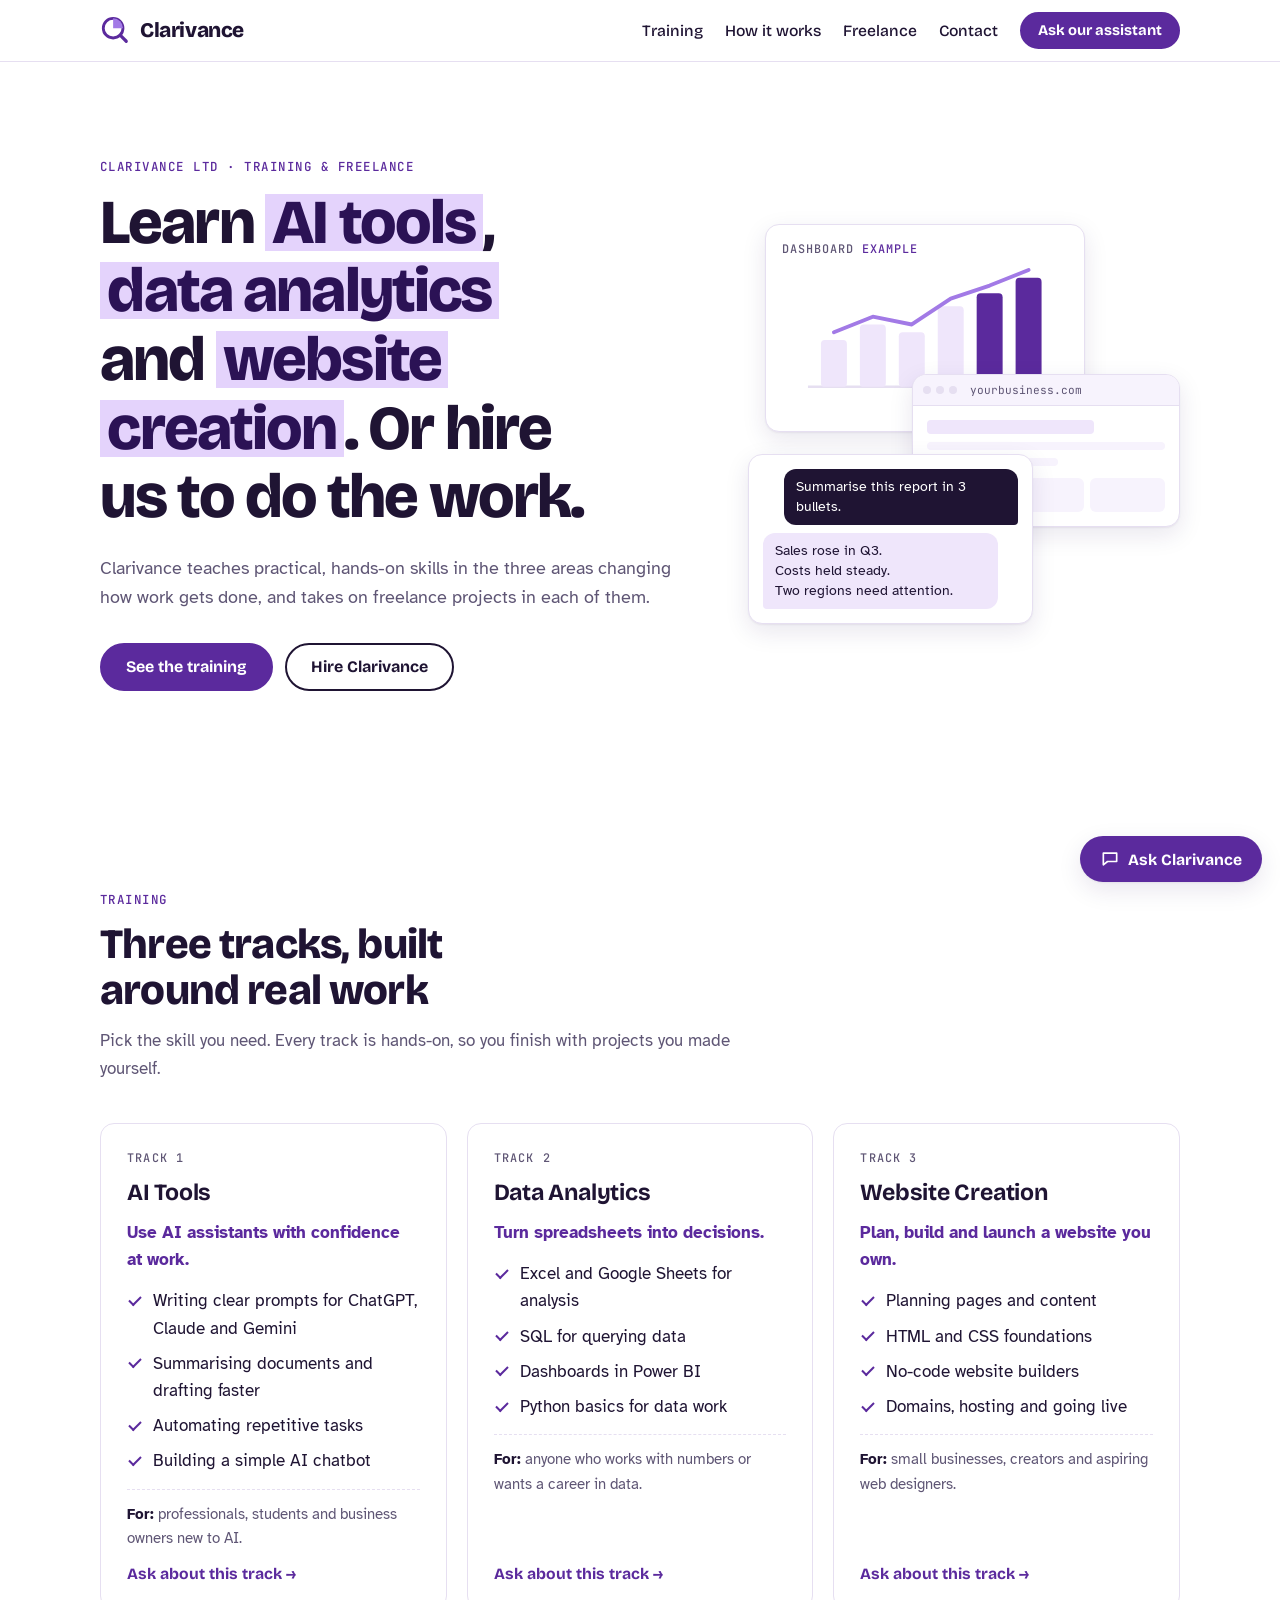
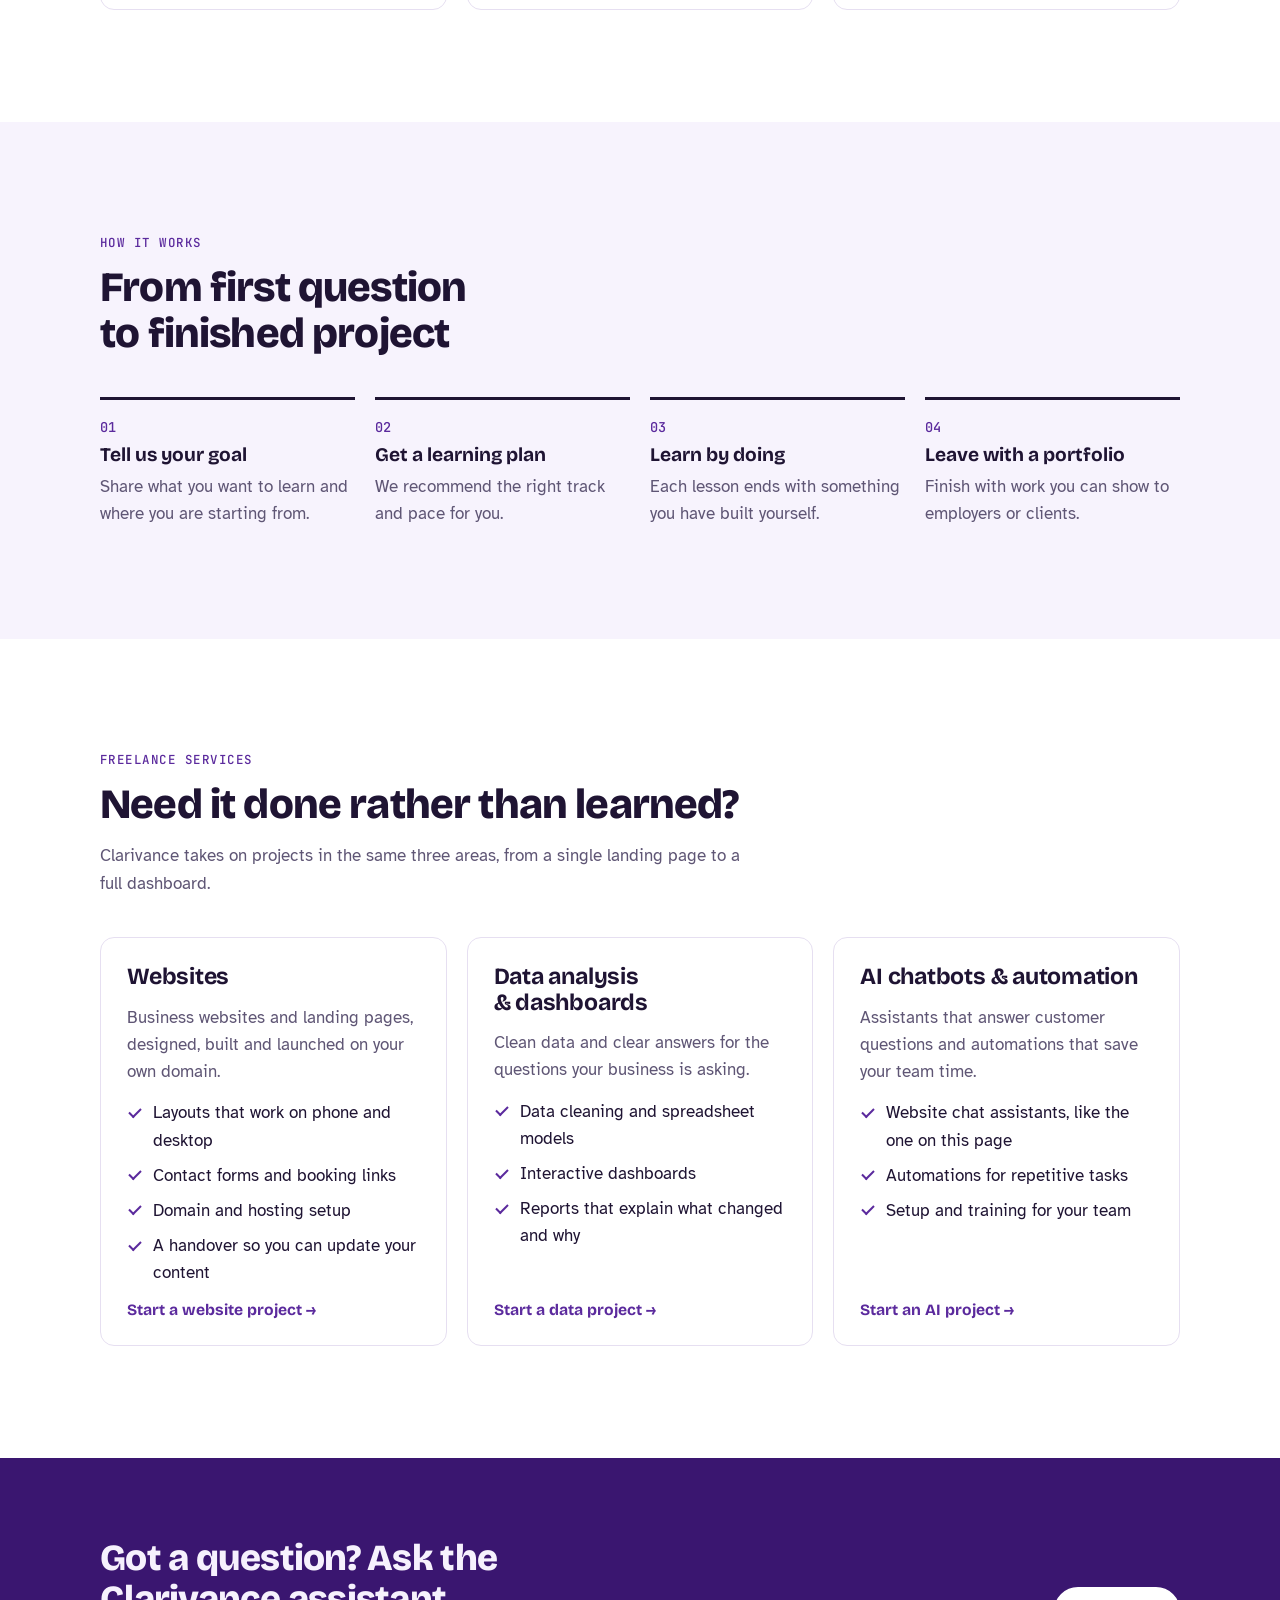
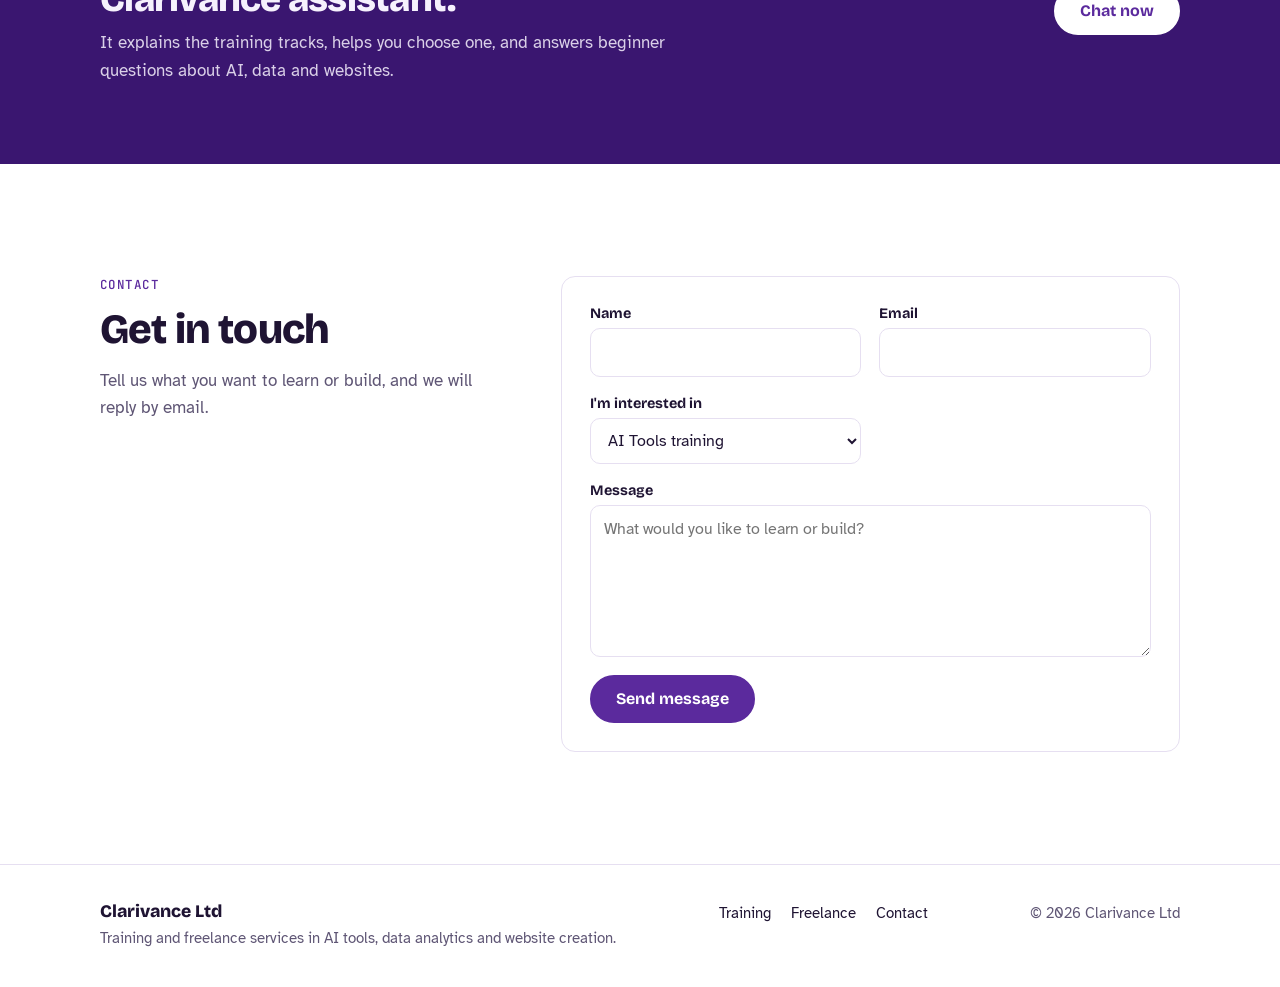
<file: website/public/index.html>
<!doctype html>
<html lang="en">
<head>
<meta charset="utf-8">
<meta name="viewport" content="width=device-width, initial-scale=1, viewport-fit=cover">
<title>Clarivance Ltd | AI, Data Analytics and Website Training</title>
<meta name="description" content="Clarivance Ltd teaches AI tools, data analytics and website creation, and offers freelance websites, dashboards and AI chatbots.">
<meta property="og:title" content="Clarivance Ltd">
<meta property="og:description" content="Learn AI tools, data analytics and website creation, or hire Clarivance to do the work.">
<meta property="og:type" content="website">
<meta property="og:url" content="https://clarivanceltd.com/">
<link rel="canonical" href="https://clarivanceltd.com/">
<meta name="theme-color" content="#5b2a9d">
<link rel="icon" href="assets/favicon.svg" type="image/svg+xml">
<link rel="preconnect" href="https://fonts.googleapis.com">
<link rel="preconnect" href="https://fonts.gstatic.com" crossorigin>
<link rel="stylesheet" href="https://fonts.googleapis.com/css2?family=Bricolage+Grotesque:opsz,wght@12..96,500;12..96,700;12..96,800&family=Atkinson+Hyperlegible:ital,wght@0,400;0,700;1,400&family=JetBrains+Mono:wght@400;500&display=swap">
<link rel="stylesheet" href="assets/styles.css">
</head>
<body>

<a class="skip" href="#main">Skip to content</a>

<header class="site-header">
  <div class="wrap header-row">
    <a class="logo" href="#top" aria-label="Clarivance home">
      <svg viewBox="0 0 32 32" aria-hidden="true" width="30" height="30">
        <circle cx="14" cy="14" r="10.5" fill="none" stroke="currentColor" stroke-width="3"/>
        <path d="M14 3.5a10.5 10.5 0 0 1 10.5 10.5H14z" class="logo-fill"/>
        <path d="M21.5 21.5l6.5 6.5" stroke="currentColor" stroke-width="3.4" stroke-linecap="round"/>
      </svg>
      <span>Clarivance</span>
    </a>
    <button class="menu-btn" id="menuBtn" aria-expanded="false" aria-controls="nav">Menu</button>
    <nav id="nav" class="nav" aria-label="Main">
      <a href="#training">Training</a>
      <a href="#how">How it works</a>
      <a href="#services">Freelance</a>
      <a href="#contact">Contact</a>
      <button type="button" class="btn btn-small" data-open-chat>Ask our assistant</button>
    </nav>
  </div>
</header>

<main id="main">
  <section class="hero" id="top">
    <div class="wrap hero-grid">
      <div class="hero-copy">
        <p class="eyebrow">Clarivance Ltd &middot; Training &amp; freelance</p>
        <h1>Learn <mark>AI tools</mark>, <mark>data analytics</mark> and <mark>website creation</mark>. Or hire us to do the work.</h1>
        <p class="lede">Clarivance teaches practical, hands-on skills in the three areas changing how work gets done, and takes on freelance projects in each of them.</p>
        <div class="cta-row">
          <a class="btn" href="#training">See the training</a>
          <a class="btn btn-ghost" href="#services">Hire Clarivance</a>
        </div>
      </div>

      <div class="hero-art" aria-hidden="true">
        <div class="tile tile-data">
          <div class="tile-label">Dashboard <span>example</span></div>
          <svg viewBox="0 0 220 120" class="bars">
            <line x1="20" y1="100" x2="210" y2="100" class="axis"/>
            <rect x="30" y="64" width="20" height="36" rx="3"/>
            <rect x="60" y="52" width="20" height="48" rx="3"/>
            <rect x="90" y="58" width="20" height="42" rx="3"/>
            <rect x="120" y="38" width="20" height="62" rx="3"/>
            <rect x="150" y="28" width="20" height="72" rx="3" class="hi"/>
            <rect x="180" y="16" width="20" height="84" rx="3" class="hi"/>
            <polyline points="40,58 70,46 100,52 130,32 160,22 190,10" class="trend"/>
          </svg>
        </div>
        <div class="tile tile-web">
          <div class="browser-bar"><i></i><i></i><i></i><span>yourbusiness.com</span></div>
          <div class="browser-body">
            <b class="sk sk-title"></b>
            <b class="sk"></b><b class="sk sk-short"></b>
            <div class="sk-row"><b class="sk-box"></b><b class="sk-box"></b><b class="sk-box"></b></div>
          </div>
        </div>
        <div class="tile tile-ai">
          <p class="bubble you">Summarise this report in 3 bullets.</p>
          <p class="bubble ai">Sales rose in Q3.<br>Costs held steady.<br>Two regions need attention.</p>
        </div>
      </div>
    </div>
  </section>

  <section class="section" id="training">
    <div class="wrap">
      <div class="section-head">
        <p class="eyebrow">Training</p>
        <h2>Three tracks, built around real work</h2>
        <p>Pick the skill you need. Every track is hands-on, so you finish with projects you made yourself.</p>
      </div>
      <div class="cards">
        <article class="card">
          <div class="card-tag">Track 1</div>
          <h3>AI Tools</h3>
          <p class="card-sub">Use AI assistants with confidence at work.</p>
          <ul class="ticks">
            <li>Writing clear prompts for ChatGPT, Claude and Gemini</li>
            <li>Summarising documents and drafting faster</li>
            <li>Automating repetitive tasks</li>
            <li>Building a simple AI chatbot</li>
          </ul>
          <p class="for"><strong>For:</strong> professionals, students and business owners new to AI.</p>
          <a class="text-link" href="#contact" data-interest="AI Tools training">Ask about this track</a>
        </article>
        <article class="card">
          <div class="card-tag">Track 2</div>
          <h3>Data Analytics</h3>
          <p class="card-sub">Turn spreadsheets into decisions.</p>
          <ul class="ticks">
            <li>Excel and Google Sheets for analysis</li>
            <li>SQL for querying data</li>
            <li>Dashboards in Power BI</li>
            <li>Python basics for data work</li>
          </ul>
          <p class="for"><strong>For:</strong> anyone who works with numbers or wants a career in data.</p>
          <a class="text-link" href="#contact" data-interest="Data Analytics training">Ask about this track</a>
        </article>
        <article class="card">
          <div class="card-tag">Track 3</div>
          <h3>Website Creation</h3>
          <p class="card-sub">Plan, build and launch a website you own.</p>
          <ul class="ticks">
            <li>Planning pages and content</li>
            <li>HTML and CSS foundations</li>
            <li>No-code website builders</li>
            <li>Domains, hosting and going live</li>
          </ul>
          <p class="for"><strong>For:</strong> small businesses, creators and aspiring web designers.</p>
          <a class="text-link" href="#contact" data-interest="Website Creation training">Ask about this track</a>
        </article>
      </div>
    </div>
  </section>

  <section class="section section-alt" id="how">
    <div class="wrap">
      <div class="section-head">
        <p class="eyebrow">How it works</p>
        <h2>From first question to finished project</h2>
      </div>
      <ol class="steps">
        <li><h3>Tell us your goal</h3><p>Share what you want to learn and where you are starting from.</p></li>
        <li><h3>Get a learning plan</h3><p>We recommend the right track and pace for you.</p></li>
        <li><h3>Learn by doing</h3><p>Each lesson ends with something you have built yourself.</p></li>
        <li><h3>Leave with a portfolio</h3><p>Finish with work you can show to employers or clients.</p></li>
      </ol>
    </div>
  </section>

  <section class="section" id="services">
    <div class="wrap">
      <div class="section-head">
        <p class="eyebrow">Freelance services</p>
        <h2>Need it done rather than learned?</h2>
        <p>Clarivance takes on projects in the same three areas, from a single landing page to a full dashboard.</p>
      </div>
      <div class="services">
        <article class="service">
          <h3>Websites</h3>
          <p>Business websites and landing pages, designed, built and launched on your own domain.</p>
          <ul class="ticks">
            <li>Layouts that work on phone and desktop</li>
            <li>Contact forms and booking links</li>
            <li>Domain and hosting setup</li>
            <li>A handover so you can update your content</li>
          </ul>
          <a class="text-link" href="#contact" data-interest="Website project">Start a website project</a>
        </article>
        <article class="service">
          <h3>Data analysis &amp; dashboards</h3>
          <p>Clean data and clear answers for the questions your business is asking.</p>
          <ul class="ticks">
            <li>Data cleaning and spreadsheet models</li>
            <li>Interactive dashboards</li>
            <li>Reports that explain what changed and why</li>
          </ul>
          <a class="text-link" href="#contact" data-interest="Data or dashboard project">Start a data project</a>
        </article>
        <article class="service">
          <h3>AI chatbots &amp; automation</h3>
          <p>Assistants that answer customer questions and automations that save your team time.</p>
          <ul class="ticks">
            <li>Website chat assistants, like the one on this page</li>
            <li>Automations for repetitive tasks</li>
            <li>Setup and training for your team</li>
          </ul>
          <a class="text-link" href="#contact" data-interest="AI chatbot or automation">Start an AI project</a>
        </article>
      </div>
    </div>
  </section>

  <section class="band">
    <div class="wrap band-row">
      <div>
        <h2>Got a question? Ask the Clarivance assistant.</h2>
        <p>It explains the training tracks, helps you choose one, and answers beginner questions about AI, data and websites.</p>
      </div>
      <button type="button" class="btn btn-invert" data-open-chat>Chat now</button>
    </div>
  </section>

  <section class="section" id="contact">
    <div class="wrap contact-grid">
      <div class="section-head">
        <p class="eyebrow">Contact</p>
        <h2>Get in touch</h2>
        <p>Tell us what you want to learn or build, and we will reply by email.</p>
      </div>
      <form class="contact-form" id="contactForm" name="contact" method="POST" data-netlify="true" netlify-honeypot="bot-field">
        <input type="hidden" name="form-name" value="contact">
        <p class="hp"><label>Leave this empty <input name="bot-field" tabindex="-1" autocomplete="off"></label></p>
        <div class="field">
          <label for="cName">Name</label>
          <input id="cName" name="name" autocomplete="name" required>
        </div>
        <div class="field">
          <label for="cEmail">Email</label>
          <input id="cEmail" name="email" type="email" autocomplete="email" required>
        </div>
        <div class="field">
          <label for="cInterest">I'm interested in</label>
          <select id="cInterest" name="interest">
            <option>AI Tools training</option>
            <option>Data Analytics training</option>
            <option>Website Creation training</option>
            <option>Website project</option>
            <option>Data or dashboard project</option>
            <option>AI chatbot or automation</option>
            <option>Something else</option>
          </select>
        </div>
        <div class="field field-wide">
          <label for="cMessage">Message</label>
          <textarea id="cMessage" name="message" rows="5" required placeholder="What would you like to learn or build?"></textarea>
        </div>
        <div class="form-foot field-wide">
          <button class="btn" type="submit" id="cSubmit">Send message</button>
          <p class="form-status" id="cStatus" role="status" aria-live="polite"></p>
        </div>
      </form>
    </div>
  </section>
</main>

<footer class="site-footer">
  <div class="wrap footer-row">
    <div>
      <p class="footer-name">Clarivance Ltd</p>
      <p>Training and freelance services in AI tools, data analytics and website creation.</p>
    </div>
    <nav class="footer-nav" aria-label="Footer">
      <a href="#training">Training</a>
      <a href="#services">Freelance</a>
      <a href="#contact">Contact</a>
    </nav>
    <p class="copy">&copy; <span id="year">2026</span> Clarivance Ltd</p>
  </div>
</footer>

<!-- Chat assistant -->
<button type="button" class="chat-launch" id="chatLaunch" data-open-chat aria-controls="chatPanel" aria-expanded="false">
  <svg viewBox="0 0 24 24" aria-hidden="true" width="20" height="20"><path d="M4 5h16v10H9l-5 4z" fill="none" stroke="currentColor" stroke-width="2" stroke-linejoin="round"/></svg>
  <span>Ask Clarivance</span>
</button>

<section class="chat" id="chatPanel" aria-label="Clarivance assistant" hidden>
  <header class="chat-head">
    <div>
      <p class="chat-title">Clarivance assistant</p>
      <p class="chat-sub">Answers questions about our training and services</p>
    </div>
    <div class="chat-actions">
      <button type="button" class="icon-btn" id="chatReset" title="Start a new chat" aria-label="Start a new chat">
        <svg viewBox="0 0 24 24" width="18" height="18" aria-hidden="true"><path d="M4 12a8 8 0 1 0 2.3-5.6M4 4v4h4" fill="none" stroke="currentColor" stroke-width="2" stroke-linecap="round" stroke-linejoin="round"/></svg>
      </button>
      <button type="button" class="icon-btn" id="chatClose" title="Close" aria-label="Close chat">
        <svg viewBox="0 0 24 24" width="18" height="18" aria-hidden="true"><path d="M6 6l12 12M18 6L6 18" stroke="currentColor" stroke-width="2" stroke-linecap="round"/></svg>
      </button>
    </div>
  </header>
  <div class="chat-log" id="chatLog">
    <div class="msg bot"><div class="body"><p>Hi! I can help you choose a training track, explain our freelance services, or answer beginner questions about AI, data and websites. What would you like to know?</p></div></div>
    <div class="chips" id="chatChips">
      <button type="button">Which course is right for me?</button>
      <button type="button">Can you build a website for my business?</button>
      <button type="button">What will I learn in Data Analytics?</button>
    </div>
  </div>
  <form class="chat-form" id="chatForm">
    <label for="chatBox" class="sr-only">Your message</label>
    <textarea id="chatBox" rows="1" placeholder="Type your question..." autocomplete="off"></textarea>
    <button type="submit" class="btn btn-small" id="chatSend">Send</button>
  </form>
</section>

<script src="assets/site.js" defer></script>
</body>
</html>
</file>
<file: website/public/assets/styles.css>
/* Clarivance Ltd
   Layout: single page, sticky header, alternating full-width bands with a centred 1120px column.
   Look: the company colours, purple and white. Royal purple for actions and headings' accents,
   a lavender highlighter marking the key words, deep purple for the feature band.
   Deliberately light-only so the white brand look holds on every device. */
:root {
  --paper: #ffffff;
  --surface: #ffffff;
  --alt: #f7f3fd;
  --ink: #1f1433;
  --muted: #5f5675;
  --line: #e6dff1;
  --brand: #5b2a9d;
  --brand-2: #a27ae6;
  --brand-ink: #ffffff;
  --brand-soft: #efe6fb;
  --marker: #e4d3fc;
  --marker-ink: #2b1255;
  --band: #3a1670;
  --band-ink: #f6f1fd;
  --ok: #17784a;
  --err: #b42318;
  --shadow: 0 1px 2px rgba(43, 18, 85, .06), 0 8px 24px rgba(43, 18, 85, .10);

  --font-display: "Bricolage Grotesque", "Segoe UI", system-ui, sans-serif;
  --font-body: "Atkinson Hyperlegible", "Segoe UI", system-ui, sans-serif;
  --font-mono: "JetBrains Mono", ui-monospace, Menlo, Consolas, monospace;
  --radius: 14px;
  color-scheme: light;
}

*, *::before, *::after { box-sizing: border-box; }
html { scroll-behavior: smooth; scroll-padding-top: 76px; }
@media (prefers-reduced-motion: reduce) { html { scroll-behavior: auto; } }
body {
  margin: 0; background: var(--paper); color: var(--ink);
  font: 17px/1.6 var(--font-body);
  -webkit-font-smoothing: antialiased;
}
img, svg { max-width: 100%; }
[hidden] { display: none !important; }
a { color: var(--brand); }
h1, h2, h3 { font-family: var(--font-display); line-height: 1.1; text-wrap: balance; margin: 0; }
p { margin: 0; }
:focus-visible { outline: 2px solid var(--brand); outline-offset: 3px; border-radius: 4px; }
.sr-only, .hp { position: absolute; width: 1px; height: 1px; overflow: hidden; clip: rect(0 0 0 0); white-space: nowrap; }
.skip { position: absolute; left: 12px; top: -60px; background: var(--brand); color: var(--brand-ink); padding: 8px 14px; border-radius: 8px; z-index: 100; }
.skip:focus { top: 12px; }

.wrap {
  width: 100%; max-width: 1120px; margin: 0 auto;
  padding-left: max(20px, env(safe-area-inset-left, 0px));
  padding-right: max(20px, env(safe-area-inset-right, 0px));
}

/* Buttons */
.btn {
  display: inline-flex; align-items: center; justify-content: center; gap: 8px;
  font: 700 1rem/1 var(--font-display); text-decoration: none; cursor: pointer;
  background: var(--brand); color: var(--brand-ink); border: 2px solid var(--brand);
  border-radius: 999px; padding: 14px 24px; transition: transform .15s ease, box-shadow .15s ease;
}
.btn:hover { transform: translateY(-1px); box-shadow: var(--shadow); }
.btn-ghost { background: transparent; color: var(--ink); border-color: var(--ink); }
.btn-small { padding: 9px 16px; font-size: .92rem; }
.btn-invert { background: var(--surface); color: var(--brand); border-color: var(--surface); }
.btn:disabled { opacity: .55; cursor: default; transform: none; box-shadow: none; }
.text-link { font: 700 .98rem var(--font-display); color: var(--brand); text-decoration: none; margin-top: auto; }
.text-link::after { content: " \2192"; }
.text-link:hover { text-decoration: underline; text-underline-offset: 4px; }

/* Header */
.site-header {
  position: sticky; top: 0; z-index: 20;
  background: color-mix(in srgb, var(--paper) 88%, transparent);
  backdrop-filter: blur(10px); border-bottom: 1px solid var(--line);
  padding-top: env(safe-area-inset-top, 0px);
}
.header-row { display: flex; align-items: center; gap: 16px; padding-block: 12px; }
.logo { display: flex; align-items: center; gap: 10px; color: var(--ink); text-decoration: none; font: 800 1.3rem var(--font-display); letter-spacing: -.02em; margin-right: auto; }
.logo svg { color: var(--brand); flex: none; }
.logo-fill { fill: var(--brand-2); }
.nav { display: flex; align-items: center; gap: 22px; }
.nav a { color: var(--ink); text-decoration: none; font: 500 .98rem var(--font-display); }
.nav a:hover { color: var(--brand); }
.menu-btn { display: none; font: 700 .92rem var(--font-display); background: none; color: var(--ink); border: 1.5px solid var(--line); border-radius: 999px; padding: 8px 14px; cursor: pointer; }
@media (max-width: 820px) {
  .menu-btn { display: inline-block; }
  .nav {
    display: none; position: absolute; left: 0; right: 0; top: 100%;
    flex-direction: column; align-items: stretch; gap: 0;
    background: var(--surface); border-bottom: 1px solid var(--line); box-shadow: var(--shadow);
    padding: 8px max(20px, env(safe-area-inset-right, 0px)) 16px max(20px, env(safe-area-inset-left, 0px));
  }
  .nav.open { display: flex; }
  .nav a { padding: 12px 0; border-bottom: 1px solid var(--line); }
  .nav .btn { margin-top: 12px; }
}

/* Hero */
.hero { padding-block: clamp(48px, 8vw, 96px) clamp(48px, 7vw, 88px); overflow: hidden; }
.hero-grid { display: grid; grid-template-columns: 1.15fr .85fr; gap: clamp(32px, 5vw, 64px); align-items: center; }
.eyebrow { font: 500 .78rem var(--font-mono); text-transform: uppercase; letter-spacing: .12em; color: var(--brand); margin-bottom: 14px; }
.hero h1 { font-size: clamp(2.2rem, 5.2vw, 3.9rem); font-weight: 800; letter-spacing: -.03em; }
mark {
  color: var(--marker-ink); background: linear-gradient(transparent 12%, var(--marker) 12%, var(--marker) 88%, transparent 88%);
  padding: 0 .12em; border-radius: 3px; box-decoration-break: clone; -webkit-box-decoration-break: clone;
}
.lede { font-size: 1.15rem; color: var(--muted); max-width: 56ch; margin-top: 22px; }
.cta-row { display: flex; flex-wrap: wrap; gap: 12px; margin-top: 30px; }

.hero-art { position: relative; min-height: 400px; }
.tile { position: absolute; background: var(--surface); border: 1px solid var(--line); border-radius: var(--radius); box-shadow: var(--shadow); }
.tile-data { top: 0; left: 4%; width: 74%; padding: 16px 16px 10px; }
.tile-label { font: 500 .74rem var(--font-mono); color: var(--muted); text-transform: uppercase; letter-spacing: .08em; }
.tile-label span { color: var(--brand); }
.bars rect { fill: var(--brand-soft); }
.bars rect.hi { fill: var(--brand); }
.bars .axis { stroke: var(--line); stroke-width: 2; }
.bars .trend { fill: none; stroke: var(--brand-2); stroke-width: 3; stroke-linecap: round; stroke-linejoin: round; }
.tile-web { top: 150px; right: 0; width: 62%; overflow: hidden; }
.browser-bar { display: flex; align-items: center; gap: 5px; padding: 8px 10px; border-bottom: 1px solid var(--line); background: var(--alt); }
.browser-bar i { width: 8px; height: 8px; border-radius: 50%; background: var(--line); }
.browser-bar span { font: .7rem var(--font-mono); color: var(--muted); margin-left: 8px; }
.browser-body { padding: 14px; display: flex; flex-direction: column; gap: 8px; }
.sk { display: block; height: 8px; border-radius: 4px; background: var(--alt); }
.sk-title { height: 14px; width: 70%; background: var(--brand-soft); }
.sk-short { width: 55%; }
.sk-row { display: grid; grid-template-columns: repeat(3, 1fr); gap: 6px; margin-top: 4px; }
.sk-box { display: block; height: 34px; border-radius: 6px; background: var(--alt); }
.tile-ai { bottom: 0; left: 0; width: 66%; padding: 14px; display: flex; flex-direction: column; gap: 8px; }
.bubble { font-size: .86rem; line-height: 1.45; padding: 8px 12px; border-radius: 12px; max-width: 92%; }
.bubble.you { align-self: flex-end; background: var(--ink); color: var(--paper); border-bottom-right-radius: 4px; }
.bubble.ai { background: var(--brand-soft); color: var(--ink); border-bottom-left-radius: 4px; }
@media (prefers-reduced-motion: no-preference) {
  .tile { animation: float-in .6s cubic-bezier(.2, .7, .2, 1) both; }
  .tile-web { animation-delay: .12s; }
  .tile-ai { animation-delay: .24s; }
  @keyframes float-in { from { transform: translateY(14px); } to { transform: none; } }
}
@media (max-width: 900px) {
  .hero-grid { grid-template-columns: 1fr; }
  .hero-art { min-height: 360px; max-width: 520px; width: 100%; }
}
@media (max-width: 480px) {
  .hero-art { min-height: 330px; }
  .tile-data { width: 88%; left: 0; }
  .tile-web { width: 70%; top: 140px; }
  .tile-ai { width: 82%; }
}

/* Sections */
.section { padding-block: clamp(64px, 9vw, 112px); }
.section-alt { background: var(--alt); }
.section-head { max-width: 640px; margin-bottom: 40px; }
.section-head h2 { font-size: clamp(1.8rem, 3.6vw, 2.6rem); font-weight: 800; letter-spacing: -.02em; }
.section-head p:not(.eyebrow) { color: var(--muted); margin-top: 14px; font-size: 1.08rem; }

.cards, .services { display: grid; grid-template-columns: repeat(3, 1fr); gap: 20px; }
@media (max-width: 900px) { .cards, .services { grid-template-columns: 1fr; } }
.card, .service {
  background: var(--surface); border: 1px solid var(--line); border-radius: var(--radius);
  padding: 26px; display: flex; flex-direction: column; gap: 14px; min-width: 0;
}
.card-tag { font: 500 .74rem var(--font-mono); text-transform: uppercase; letter-spacing: .1em; color: var(--muted); }
.card h3, .service h3 { font-size: 1.45rem; font-weight: 700; letter-spacing: -.01em; }
.card-sub { color: var(--brand); font-weight: 700; }
.service > p { color: var(--muted); }
.ticks { list-style: none; padding: 0; margin: 0; display: flex; flex-direction: column; gap: 8px; }
.ticks li { position: relative; padding-left: 26px; }
.ticks li::before {
  content: ""; position: absolute; left: 2px; top: .5em; width: 12px; height: 7px;
  border-left: 2.5px solid var(--brand); border-bottom: 2.5px solid var(--brand); transform: rotate(-45deg);
}
.for { color: var(--muted); font-size: .95rem; border-top: 1px dashed var(--line); padding-top: 12px; }
.for strong { color: var(--ink); }

.steps { list-style: none; padding: 0; margin: 0; display: grid; grid-template-columns: repeat(4, 1fr); gap: 20px; counter-reset: step; }
@media (max-width: 900px) { .steps { grid-template-columns: repeat(2, 1fr); } }
@media (max-width: 520px) { .steps { grid-template-columns: 1fr; } }
.steps li { counter-increment: step; display: flex; flex-direction: column; gap: 8px; padding-top: 18px; border-top: 3px solid var(--ink); }
.steps li::before { content: counter(step, decimal-leading-zero); font: 500 .85rem var(--font-mono); color: var(--brand); }
.steps h3 { font-size: 1.2rem; }
.steps p { color: var(--muted); }

.band { background: var(--band); color: var(--band-ink); padding-block: clamp(48px, 7vw, 80px); }
.band-row { display: flex; flex-wrap: wrap; align-items: center; justify-content: space-between; gap: 24px; }
.band h2 { font-size: clamp(1.6rem, 3.2vw, 2.3rem); font-weight: 800; letter-spacing: -.02em; max-width: 22ch; }
.band p { margin-top: 10px; max-width: 58ch; opacity: .85; }

/* Contact */
.contact-grid { display: grid; grid-template-columns: .8fr 1.2fr; gap: 48px; align-items: start; }
@media (max-width: 900px) { .contact-grid { grid-template-columns: 1fr; gap: 8px; } }
.contact-form {
  display: grid; grid-template-columns: 1fr 1fr; gap: 18px;
  background: var(--surface); border: 1px solid var(--line); border-radius: var(--radius); padding: 28px;
}
@media (max-width: 560px) { .contact-form { grid-template-columns: 1fr; padding: 20px; } }
.field { display: flex; flex-direction: column; gap: 6px; min-width: 0; }
.field-wide { grid-column: 1 / -1; }
.field label { font: 700 .9rem var(--font-display); }
.field input, .field select, .field textarea {
  font: inherit; font-size: 1rem; color: var(--ink); background: var(--paper);
  border: 1.5px solid var(--line); border-radius: 10px; padding: 11px 13px; width: 100%;
}
.field textarea { resize: vertical; min-height: 120px; }
.field input:focus, .field select:focus, .field textarea:focus { border-color: var(--brand); outline: none; box-shadow: 0 0 0 3px var(--brand-soft); }
.form-foot { display: flex; flex-wrap: wrap; align-items: center; gap: 16px; }
.form-status { font-weight: 700; }
.form-status.ok { color: var(--ok); }
.form-status.err { color: var(--err); }

/* Footer */
.site-footer { border-top: 1px solid var(--line); padding-block: 36px calc(36px + env(safe-area-inset-bottom, 0px)); color: var(--muted); font-size: .95rem; }
.footer-row { display: flex; flex-wrap: wrap; gap: 20px 40px; align-items: flex-start; justify-content: space-between; }
.footer-name { font: 800 1.1rem var(--font-display); color: var(--ink); margin-bottom: 4px; }
.footer-nav { display: flex; gap: 20px; }
.footer-nav a { color: var(--ink); text-decoration: none; }
.footer-nav a:hover { color: var(--brand); }

/* Chat assistant */
.chat-launch {
  position: fixed; z-index: 40;
  right: max(18px, env(safe-area-inset-right, 0px)); bottom: max(18px, env(safe-area-inset-bottom, 0px));
  display: inline-flex; align-items: center; gap: 8px;
  font: 700 .98rem var(--font-display); background: var(--brand); color: var(--brand-ink);
  border: 0; border-radius: 999px; padding: 13px 20px; cursor: pointer; box-shadow: var(--shadow);
}
.chat-launch:hover { transform: translateY(-1px); }
.chat {
  position: fixed; z-index: 50;
  right: max(18px, env(safe-area-inset-right, 0px)); bottom: max(18px, env(safe-area-inset-bottom, 0px));
  width: min(400px, calc(100vw - 36px)); height: min(620px, calc(100dvh - 120px));
  display: flex; flex-direction: column; overflow: hidden;
  background: var(--surface); border: 1px solid var(--line); border-radius: 18px; box-shadow: 0 18px 60px rgba(0, 0, 0, .25);
}
@media (max-width: 560px) {
  .chat {
    left: 0; right: 0; bottom: 0; width: 100%; height: 86dvh; border-radius: 18px 18px 0 0;
    padding-bottom: env(safe-area-inset-bottom, 0px);
  }
}
.chat-head { display: flex; align-items: center; gap: 10px; padding: 14px 14px 14px 18px; background: var(--band); color: var(--band-ink); }
.chat-head > div:first-child { margin-right: auto; min-width: 0; }
.chat-title { font: 700 1.05rem var(--font-display); }
.chat-sub { font-size: .8rem; opacity: .8; }
.chat-actions { display: flex; gap: 4px; }
.icon-btn { display: grid; place-items: center; width: 36px; height: 36px; border-radius: 50%; background: transparent; color: inherit; border: 0; cursor: pointer; }
.icon-btn:hover { background: rgba(255, 255, 255, .12); }
.chat-log { flex: 1; overflow-y: auto; padding: 16px; display: flex; flex-direction: column; gap: 12px; }
.msg { display: flex; min-width: 0; }
.msg .body { max-width: 88%; padding: 10px 14px; border-radius: 14px; font-size: .95rem; line-height: 1.5; overflow-wrap: anywhere; min-width: 0; }
.msg.bot .body { background: var(--alt); border-bottom-left-radius: 4px; }
.msg.user { justify-content: flex-end; }
.msg.user .body { background: var(--brand); color: var(--brand-ink); border-bottom-right-radius: 4px; white-space: pre-wrap; }
.body p, .body ul, .body ol { margin: 0 0 .55em; }
.body > :last-child { margin-bottom: 0; }
.body ul, .body ol { padding-left: 1.2em; }
.body h4 { font: 700 1rem var(--font-display); margin: .6em 0 .3em; }
.body code { font: .85em var(--font-mono); background: var(--brand-soft); padding: 1px 4px; border-radius: 4px; }
.body pre { background: var(--brand-soft); padding: 10px; border-radius: 8px; overflow-x: auto; }
.body pre code { background: none; padding: 0; }
.thinking { color: var(--muted); font-style: italic; }
.note { color: var(--err); font-size: .88rem; }
.chips { display: flex; flex-wrap: wrap; gap: 8px; }
.chips button {
  font: 500 .86rem var(--font-body); color: var(--brand); background: var(--surface);
  border: 1.5px solid var(--brand); border-radius: 999px; padding: 7px 12px; cursor: pointer; text-align: left;
}
.chips button:hover { background: var(--brand-soft); }
.chat-form { display: flex; gap: 8px; align-items: flex-end; padding: 12px; border-top: 1px solid var(--line); }
.chat-form textarea {
  flex: 1; min-width: 0; resize: none; font: inherit; font-size: 16px; color: var(--ink);
  background: var(--paper); border: 1.5px solid var(--line); border-radius: 12px; padding: 10px 12px; max-height: 140px;
}
.chat-form textarea:focus { border-color: var(--brand); outline: none; }
body.chat-open .chat-launch { display: none; }
@media (max-width: 560px) { .chat-launch { padding: 11px 16px; font-size: .92rem; } }
</file>
